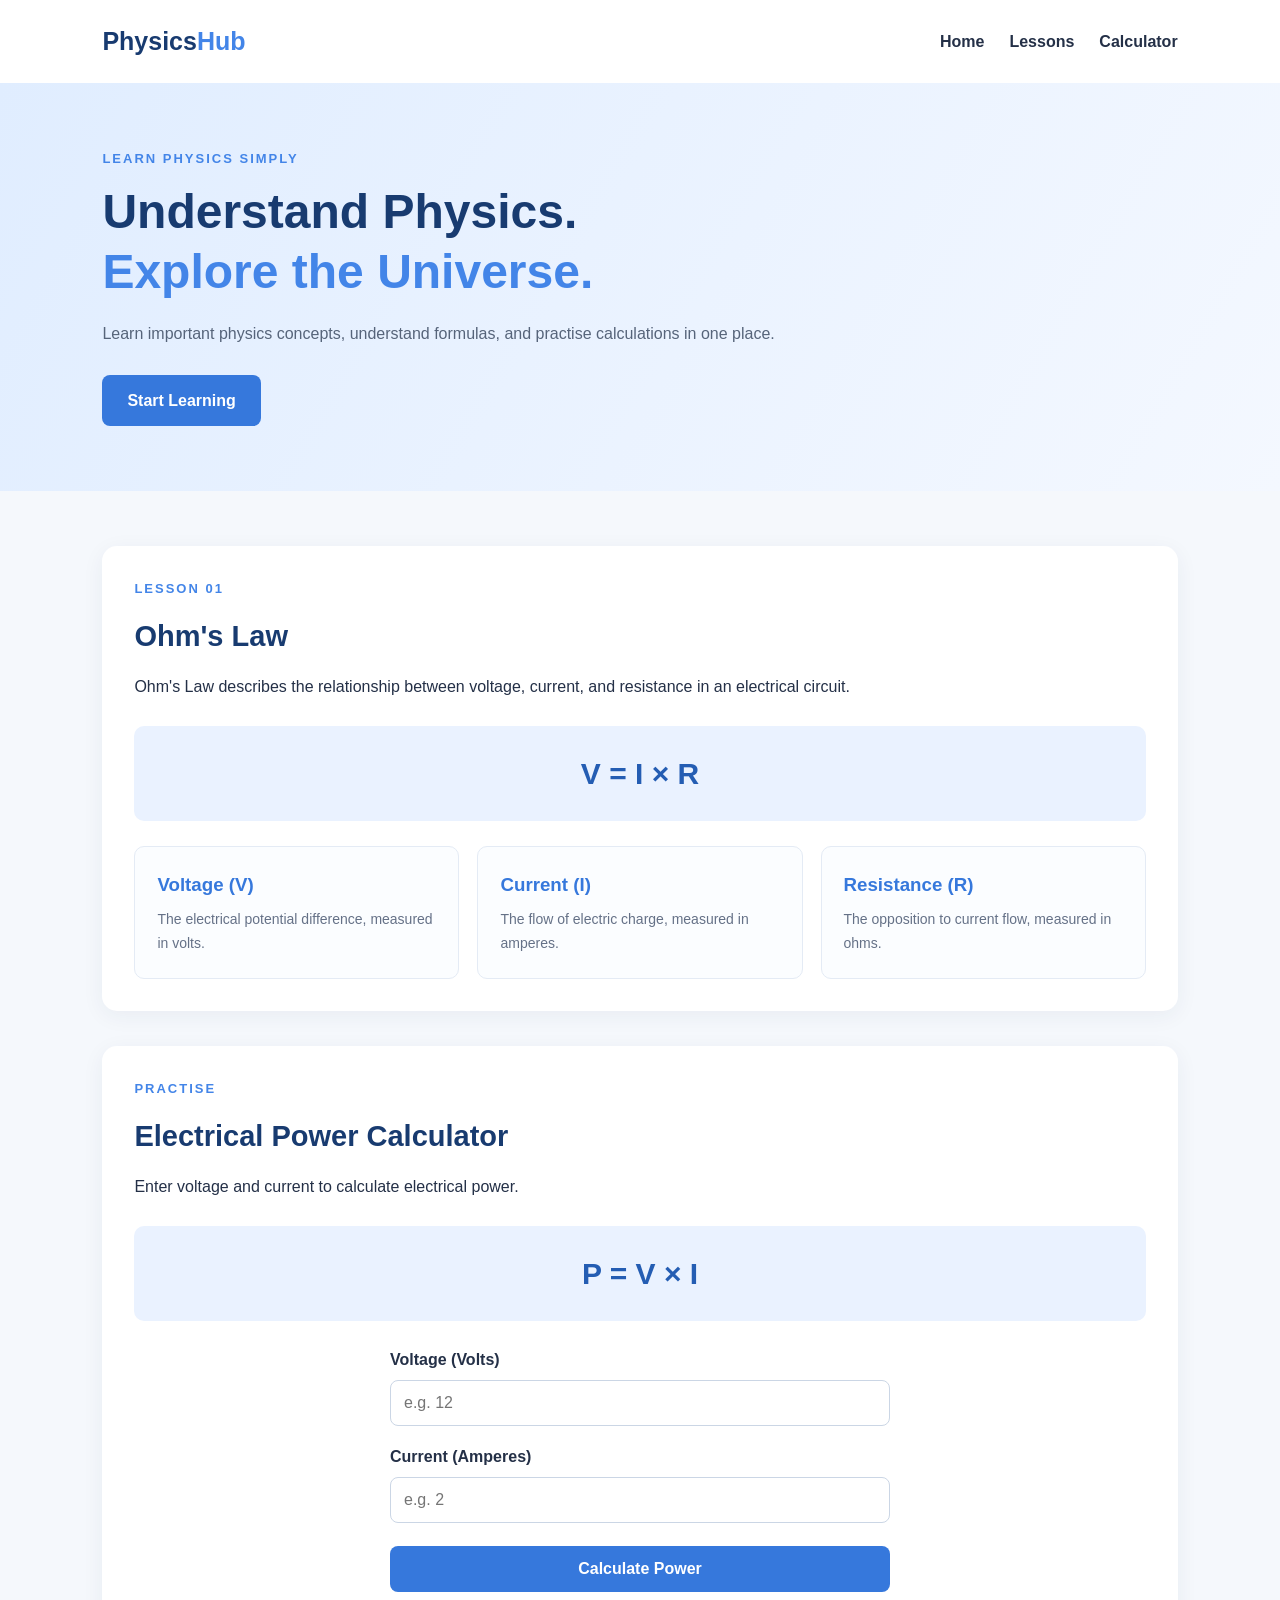
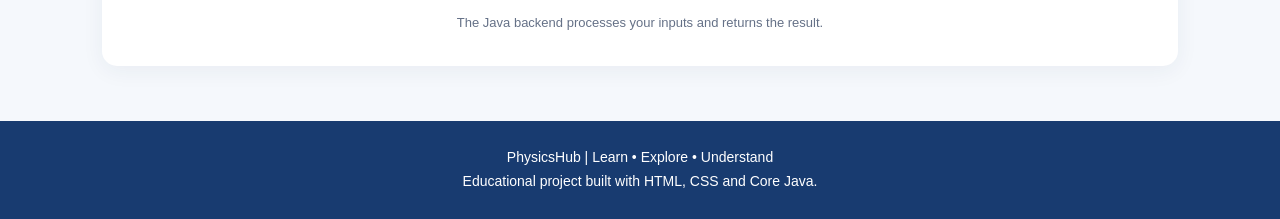
<file: index.html>
<!DOCTYPE html>
<html lang="en">
<head>
    <meta charset="UTF-8">
    <meta name="viewport" content="width=device-width, initial-scale=1.0">
    <title>Physics Learning Hub</title>
    <link rel="stylesheet" href="./style.css">
</head>
<body>

    <header class="header">
        <div class="logo">Physics<span>Hub</span></div>
        <nav>
            <a href="#home">Home</a>
            <a href="#lesson">Lessons</a>
            <a href="#calculator">Calculator</a>
        </nav>
    </header>

    <section class="hero" id="home">
        <div class="hero-content">
            <p class="tag">LEARN PHYSICS SIMPLY</p>
            <h1>Understand Physics.<br><span>Explore the Universe.</span></h1>
            <p>
                Learn important physics concepts, understand formulas,
                and practise calculations in one place.
            </p>
            <a href="#lesson" class="btn">Start Learning</a>
        </div>
    </section>

    <main class="container">

        <section id="lesson" class="lesson">
            <p class="tag">LESSON 01</p>
            <h2>Ohm's Law</h2>

            <p>
                Ohm's Law describes the relationship between voltage,
                current, and resistance in an electrical circuit.
            </p>

            <div class="formula">
                V = I × R
            </div>

            <div class="concept-grid">
                <article class="concept">
                    <h3>Voltage (V)</h3>
                    <p>The electrical potential difference, measured in volts.</p>
                </article>

                <article class="concept">
                    <h3>Current (I)</h3>
                    <p>The flow of electric charge, measured in amperes.</p>
                </article>

                <article class="concept">
                    <h3>Resistance (R)</h3>
                    <p>The opposition to current flow, measured in ohms.</p>
                </article>
            </div>
        </section>

        <section id="calculator" class="calculator">
            <p class="tag">PRACTISE</p>
            <h2>Electrical Power Calculator</h2>

            <p>
                Enter voltage and current to calculate electrical power.
            </p>

            <div class="formula">
                P = V × I
            </div>

            <form action="/calculate" method="POST">
                <label for="voltage">Voltage (Volts)</label>
                <input
                    type="number"
                    id="voltage"
                    name="voltage"
                    min="0"
                    step="any"
                    placeholder="e.g. 12"
                    required>

                <label for="current">Current (Amperes)</label>
                <input
                    type="number"
                    id="current"
                    name="current"
                    min="0"
                    step="any"
                    placeholder="e.g. 2"
                    required>

                <button type="submit">Calculate Power</button>
            </form>

            <p class="note">
                The Java backend processes your inputs and returns the result.
            </p>
        </section>

    </main>

    <footer>
        <p>PhysicsHub | Learn • Explore • Understand</p>
        <p>Educational project built with HTML, CSS and Core Java.</p>
    </footer>

</body>
</html>
</file>
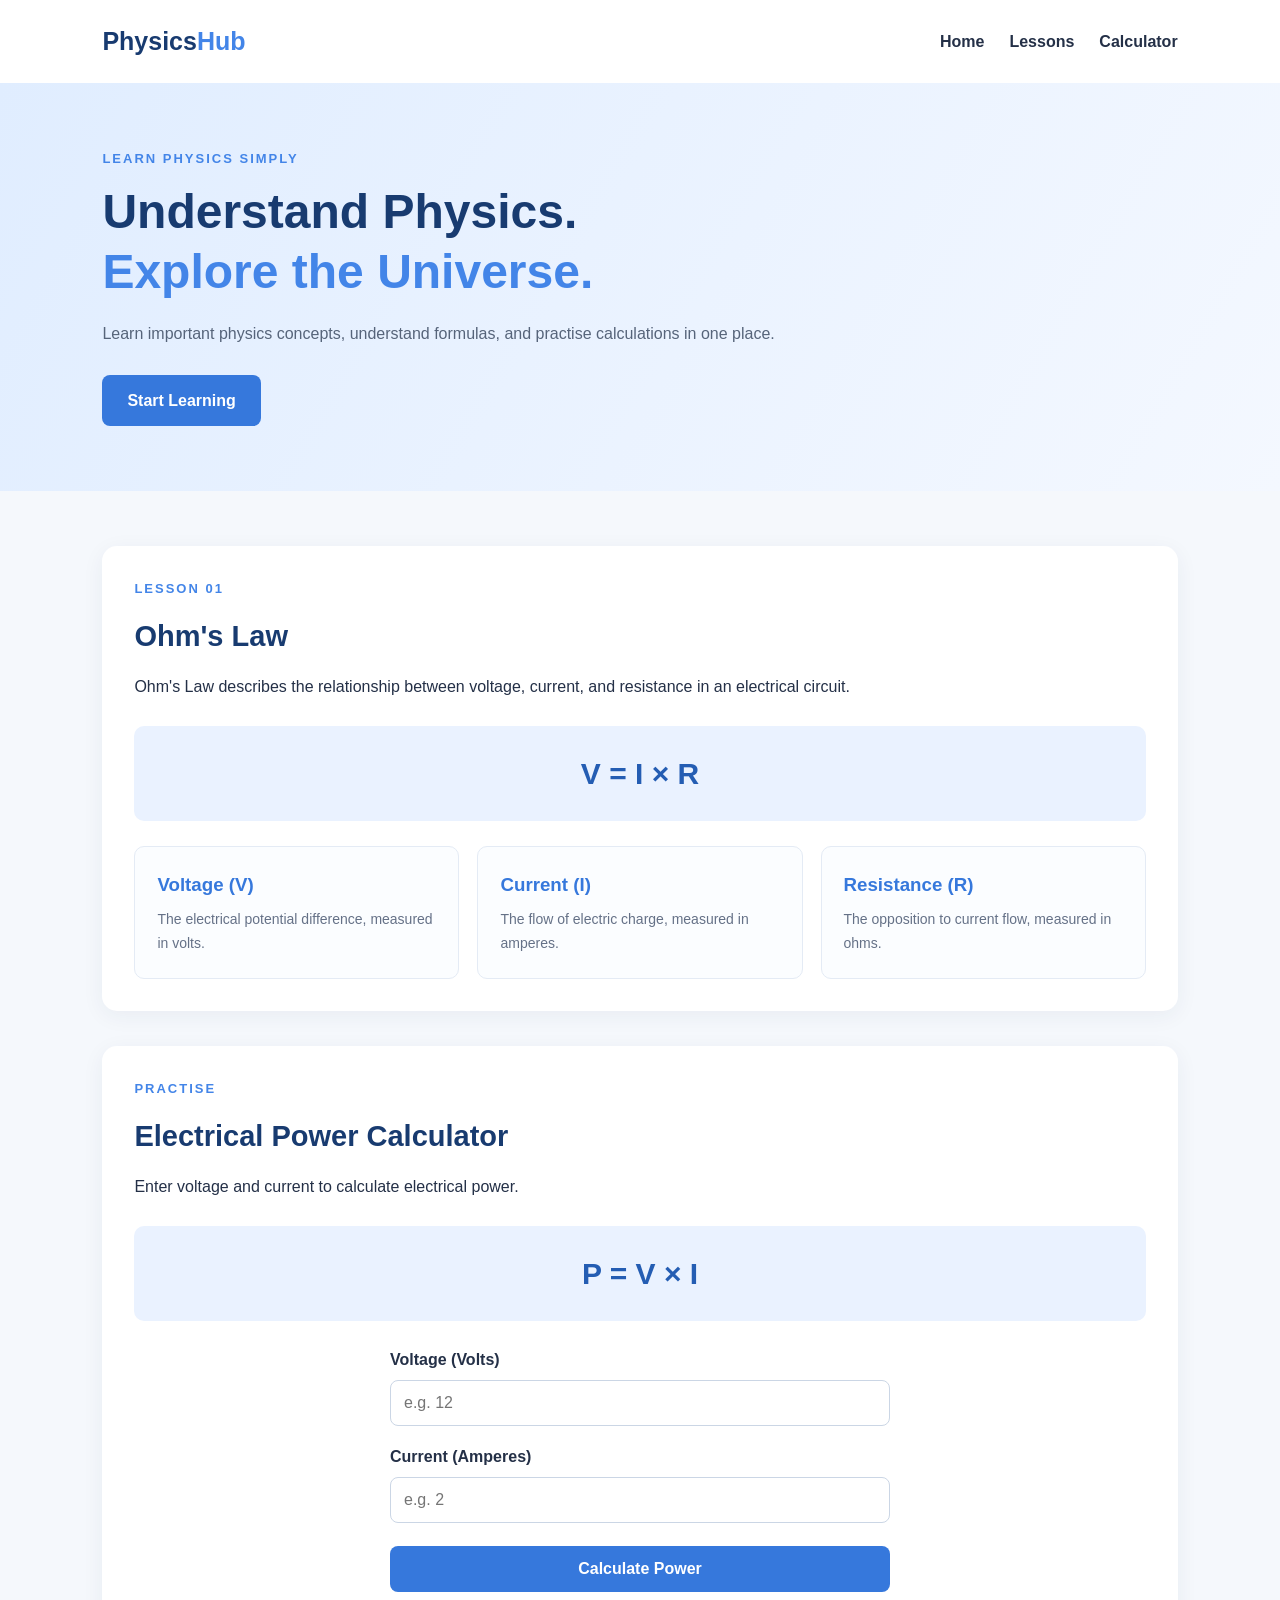
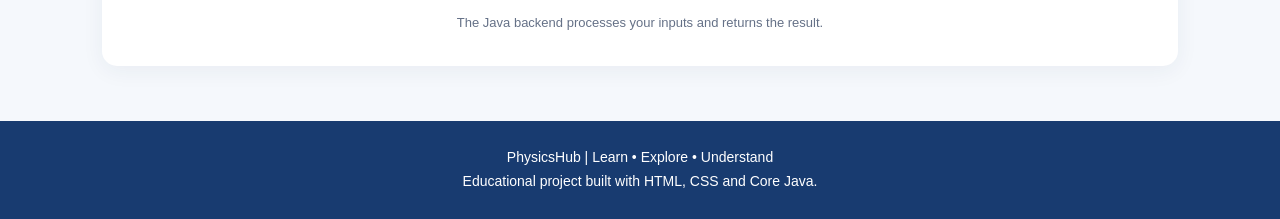
<file: public/index.html>
<!DOCTYPE html>
<html lang="en">
<head>
    <meta charset="UTF-8">
    <meta name="viewport" content="width=device-width, initial-scale=1.0">
    <title>Physics Learning Hub</title>
    <link rel="stylesheet" href="/style.css">
</head>
<body>

    <header class="header">
        <div class="logo">Physics<span>Hub</span></div>
        <nav>
            <a href="#home">Home</a>
            <a href="#lesson">Lessons</a>
            <a href="#calculator">Calculator</a>
        </nav>
    </header>

    <section class="hero" id="home">
        <div class="hero-content">
            <p class="tag">LEARN PHYSICS SIMPLY</p>
            <h1>Understand Physics.<br><span>Explore the Universe.</span></h1>
            <p>
                Learn important physics concepts, understand formulas,
                and practise calculations in one place.
            </p>
            <a href="#lesson" class="btn">Start Learning</a>
        </div>
    </section>

    <main class="container">

        <section id="lesson" class="lesson">
            <p class="tag">LESSON 01</p>
            <h2>Ohm's Law</h2>

            <p>
                Ohm's Law describes the relationship between voltage,
                current, and resistance in an electrical circuit.
            </p>

            <div class="formula">
                V = I × R
            </div>

            <div class="concept-grid">
                <article class="concept">
                    <h3>Voltage (V)</h3>
                    <p>The electrical potential difference, measured in volts.</p>
                </article>

                <article class="concept">
                    <h3>Current (I)</h3>
                    <p>The flow of electric charge, measured in amperes.</p>
                </article>

                <article class="concept">
                    <h3>Resistance (R)</h3>
                    <p>The opposition to current flow, measured in ohms.</p>
                </article>
            </div>
        </section>

        <section id="calculator" class="calculator">
            <p class="tag">PRACTISE</p>
            <h2>Electrical Power Calculator</h2>

            <p>
                Enter voltage and current to calculate electrical power.
            </p>

            <div class="formula">
                P = V × I
            </div>

            <form action="/calculate" method="POST">
                <label for="voltage">Voltage (Volts)</label>
                <input
                    type="number"
                    id="voltage"
                    name="voltage"
                    min="0"
                    step="any"
                    placeholder="e.g. 12"
                    required>

                <label for="current">Current (Amperes)</label>
                <input
                    type="number"
                    id="current"
                    name="current"
                    min="0"
                    step="any"
                    placeholder="e.g. 2"
                    required>

                <button type="submit">Calculate Power</button>
            </form>

            <p class="note">
                The Java backend processes your inputs and returns the result.
            </p>
        </section>

    </main>

    <footer>
        <p>PhysicsHub | Learn • Explore • Understand</p>
        <p>Educational project built with HTML, CSS and Core Java.</p>
    </footer>

</body>
</html>
</file>
<file: style.css>
* {
    margin: 0;
    padding: 0;
    box-sizing: border-box;
}

html {
    scroll-behavior: smooth;
}

body {
    font-family: Arial, sans-serif;
    background: #f5f8fc;
    color: #243047;
    line-height: 1.7;
}

.header {
    display: flex;
    justify-content: space-between;
    align-items: center;
    padding: 20px 8%;
    background: #ffffff;
    box-shadow: 0 2px 12px rgba(0, 0, 0, 0.05);
}

.logo {
    font-size: 25px;
    font-weight: bold;
    color: #183b70;
}

.logo span {
    color: #4385e8;
}

nav {
    display: flex;
    gap: 25px;
}

nav a {
    text-decoration: none;
    color: #243047;
    font-weight: 600;
}

nav a:hover {
    color: #4385e8;
}

.hero {
    min-height: 390px;
    display: flex;
    align-items: center;
    padding: 65px 8%;
    background: linear-gradient(120deg, #e0edff, #f4f8ff);
}

.hero-content {
    max-width: 700px;
}

.tag {
    color: #4385e8;
    font-weight: bold;
    font-size: 13px;
    letter-spacing: 2px;
    margin-bottom: 12px;
}

.hero h1 {
    font-size: clamp(32px, 5vw, 48px);
    line-height: 1.25;
    margin-bottom: 18px;
    color: #183b70;
}

.hero h1 span {
    color: #4385e8;
}

.hero-content > p:not(.tag) {
    margin-bottom: 28px;
    color: #56647a;
}

.btn {
    display: inline-block;
    padding: 12px 25px;
    border-radius: 8px;
    background: #3678dc;
    color: white;
    text-decoration: none;
    font-weight: bold;
}

.btn:hover {
    background: #245db3;
}

.container {
    width: 84%;
    max-width: 1100px;
    margin: 55px auto;
}

.lesson,
.calculator {
    background: white;
    padding: 32px;
    border-radius: 15px;
    margin-bottom: 35px;
    box-shadow: 0 5px 22px rgba(29, 53, 87, 0.06);
}

h2 {
    color: #183b70;
    font-size: 29px;
    margin-bottom: 12px;
}

.formula {
    background: #eaf2ff;
    color: #245db3;
    text-align: center;
    font-size: 30px;
    font-weight: bold;
    padding: 22px;
    border-radius: 10px;
    margin: 25px 0;
}

.concept-grid {
    display: grid;
    grid-template-columns: repeat(3, 1fr);
    gap: 18px;
    margin-top: 25px;
}

.concept {
    padding: 22px;
    border: 1px solid #e4ebf5;
    border-radius: 10px;
    background: #fbfdff;
}

.concept h3 {
    color: #3678dc;
    margin-bottom: 8px;
}

.concept p {
    color: #657187;
    font-size: 14px;
}

.calculator form {
    max-width: 500px;
    margin: 25px auto 0;
}

.calculator label {
    display: block;
    font-weight: bold;
    margin: 17px 0 7px;
}

.calculator input {
    width: 100%;
    padding: 13px;
    border: 1px solid #cbd6e5;
    border-radius: 8px;
    font-size: 16px;
    outline: none;
}

.calculator input:focus {
    border-color: #4385e8;
    box-shadow: 0 0 0 3px #e0edff;
}

.calculator button {
    width: 100%;
    margin-top: 23px;
    padding: 14px;
    border: none;
    border-radius: 8px;
    background: #3678dc;
    color: white;
    font-size: 16px;
    font-weight: bold;
    cursor: pointer;
}

.calculator button:hover {
    background: #245db3;
}

.note {
    margin-top: 20px;
    text-align: center;
    color: #657187;
    font-size: 13px;
}

footer {
    padding: 25px;
    text-align: center;
    background: #183b70;
    color: white;
    font-size: 14px;
}

@media (max-width: 700px) {
    .header {
        flex-direction: column;
        gap: 12px;
    }

    nav {
        gap: 15px;
        flex-wrap: wrap;
        justify-content: center;
    }

    .hero {
        padding: 50px 7%;
    }

    .container {
        width: 92%;
    }

    .lesson,
    .calculator {
        padding: 22px;
    }

    .concept-grid {
        grid-template-columns: 1fr;
    }
}
</file>
